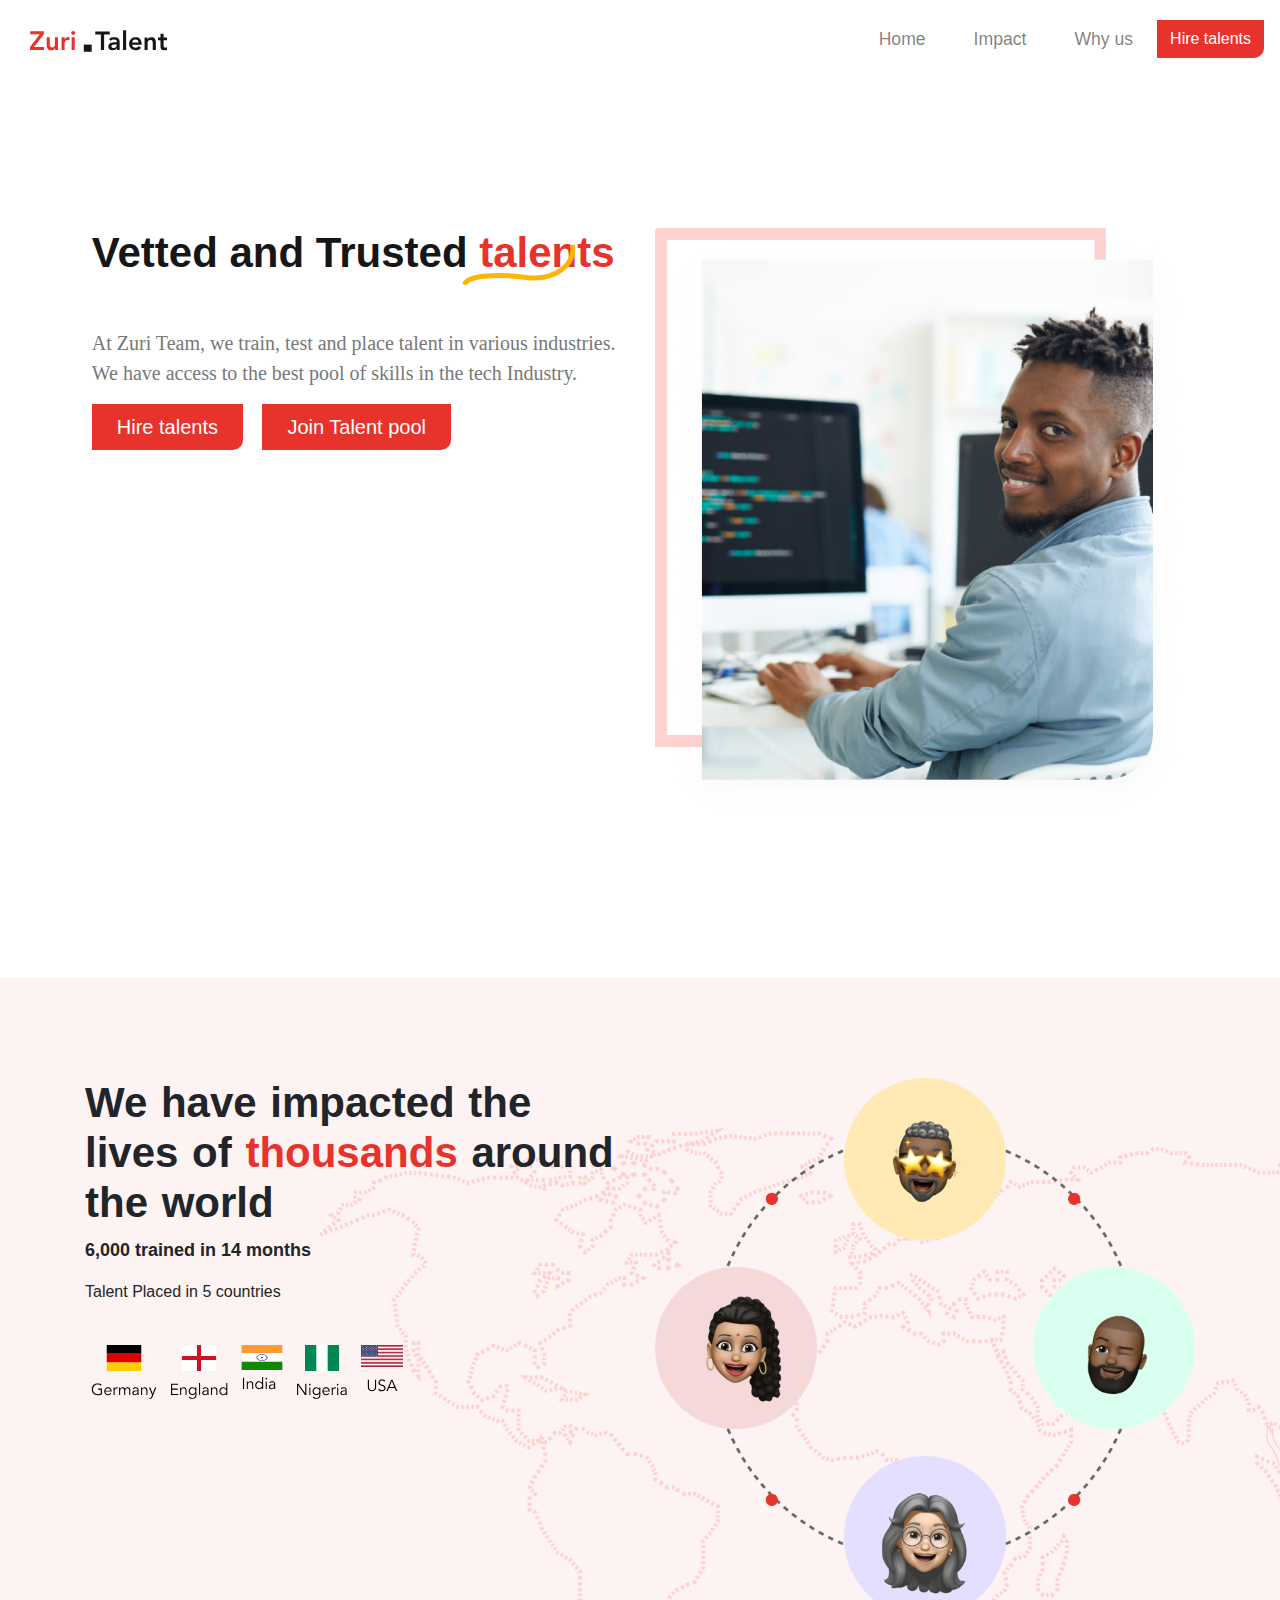
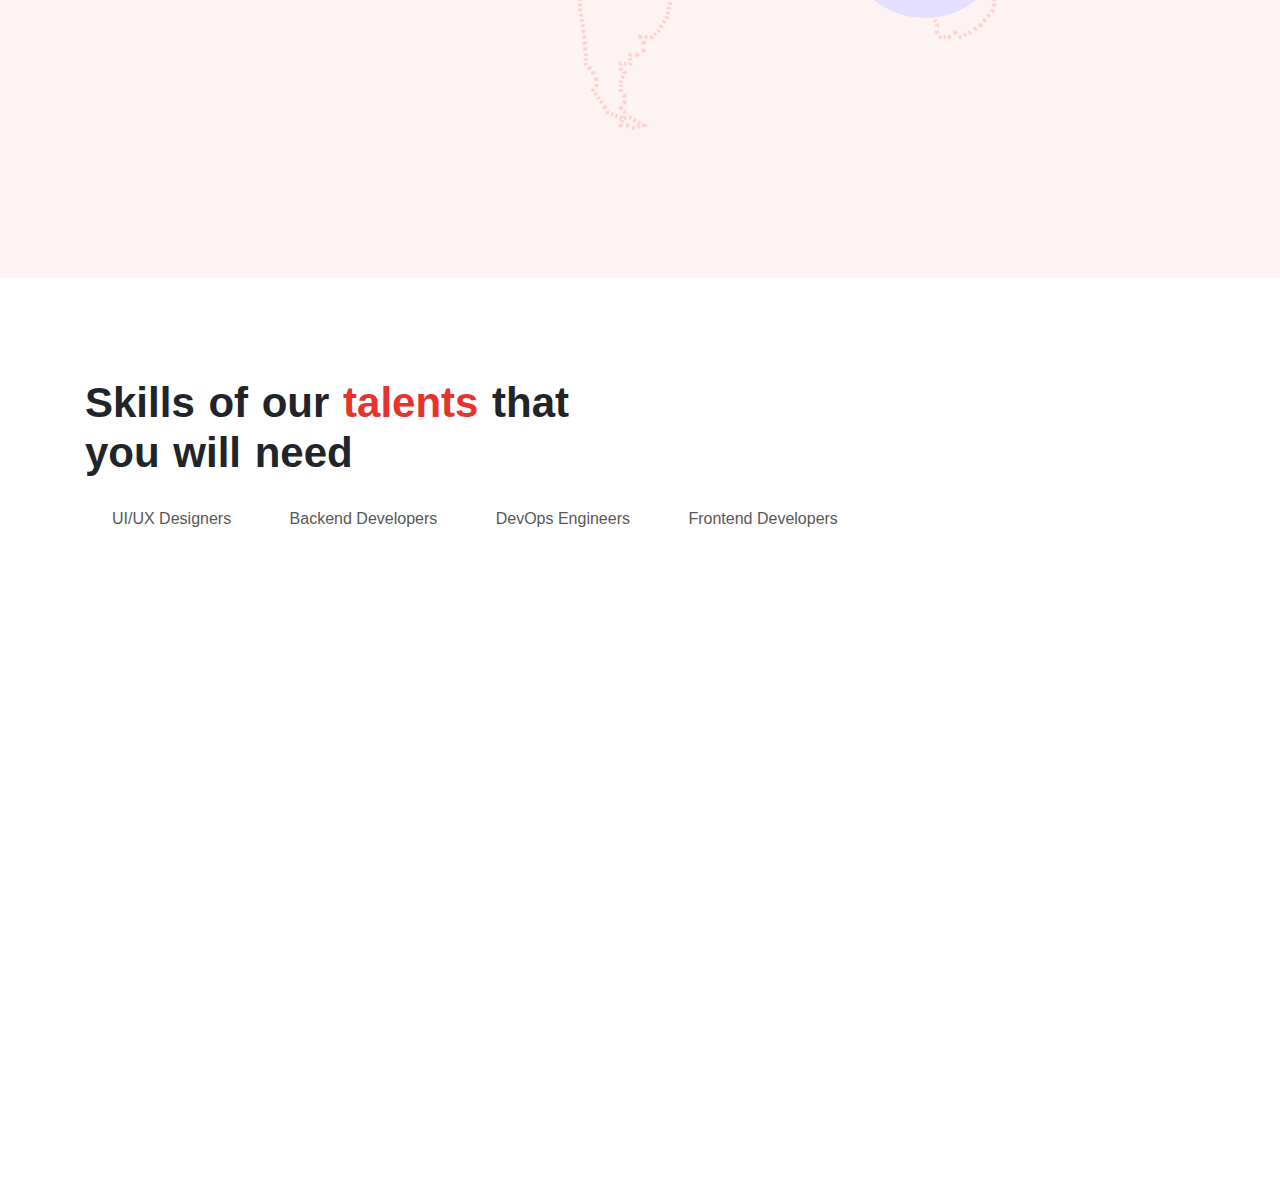
<file: experience.html>
<!Doctype html>
<html lang="en">
<head>
    <meta charset="UTF-8">
    <meta content="width=device-width, user-scalable=no, initial-scale=1.0, maximum-scale=1.0, minimum-scale=1.0" name="viewport">
    <meta content="ie=edge" http-equiv="X-UA-Compatible">
    <title>ZURI  Talent.</title>
    <link href="exp.css" rel="stylesheet">
    <!-- bootstrap CDN link -->
    <link href="https://stackpath.bootstrapcdn.com/bootstrap/4.5.0/css/bootstrap.min.css" rel="stylesheet">

    <!-- JavaScript Bundle with Popper -->
<script src="https://cdn.jsdelivr.net/npm/bootstrap@5.2.0/dist/js/bootstrap.bundle.min.js"></script>
<script src="js/smooth-scroll.js"></script>
<script>
	var scroll = new SmoothScroll('a[href*="#"]');
</script>
</head>
<section>
    <nav class="navbar navbar-expand-lg navbar-light" style="background-color: #ffffff;">
        <a class="navbar-brand" href="#"><img src="images/zuriImages/logo2.svg" alt=""></a>
        
        <div class="collapse navbar-collapse justify-content-end" id="navbarToggler9">
            <ul class="navbar-nav">
                <li class="nav-item">
                    <a class="nav-link" href="#">Home</a>
                </li>
                <li class="nav-item">
                    <a class="nav-link" href="#">Impact</a>
                </li>
                <li class="nav-item">
                    <a class="nav-link" href="#">Why us</a>
                </li>
            </ul>
        </div>
        <button type="button" class=" btn">Hire talents</button>
    </nav>
</section>
<section id="hero">
    <div class="container">
        <div class="row justify-content-center">
            <div class="col-md-6">
               <div class="text-box text-left justify-content-around">
                <h1>Vetted and Trusted <span class="styled-text">talents</span></h1>
                <div class="col-sm-4 ">
                    <img src="images/zuriImages/thick2.svg" alt="">
                  </div>
                <p>At Zuri Team, we train, test and place talent in various industries. We have access to the best pool of skills in the tech Industry.</p>
                
                <button type="button" class="btn">Hire talents</button>
                <button type="button" class="btn btn-secondary
            2">Join Talent pool</button>

               </div> 
            </div>
            <div class="col-md-6" >
            <img src="images/zuriImages/section1.png" class="img-fluid rounded float-end section-One-img">
            </div>
        </div>
    </div>
</section>
<section id="section-One">
    <div class="container">
        <div class="row justify-content-space-between">
            <div class="col-md-6 text-left">
            <h2 style="font-size: 42px; font-weight:700; word-spacing: 2px; float: left;">We have impacted the lives of <span class="styled-text">thousands</span> around the world</h2>
            <p style="font-size: 18px;"> <b>6,000 trained in 14 months</b> </p>
            <p style="font-size:medium">Talent Placed in 5 countries </p>
            <div class="flag-box">
                <div class="country"><img src="images/socialIcons/GER.svg"></div>
                <div class="country"><img src="images/socialIcons/ENG.svg"></div>
                <div class="country"><img src="images/socialIcons/ind.svg"></div>
                <div class="country"><img src="images/socialIcons/NIG.svg"></div>
                <div class="country"><img src="images/socialIcons/ussa.svg"></div>
            </div>
        </div>
        <div class="col-md-6">
            <img src="images/backgroundImages/section2.png" class="img-fluid rounded float-end section-One-img"> 
        </div>
        </div>
    </div>

</section>
<section id="section-two">
    <div class="container">
        <div class="row justify-content-space-between">
            <div class="col-md-6 text-left">
                <h2 style="font-size: 42px; font-weight:700; word-spacing: 2px;">Skills of our <span class="styled-text">talents </span> that you will need</h2> 
            </div>  
        </div>
<div class="row">
    <div class="col-md-12">
<button type="button" class="btn btn-secondary" id="skillsBtn">UI/UX Designers</button>
<button type="button" class="btn btn-secondary" id="skillsBtn">Backend Developers</button>
<button type="button" class="btn btn-secondary" id="skillsBtn">DevOps Engineers</button>
<button type="button" class="btn btn-secondary" id="skillsBtn">Frontend Developers</button>
        </div>
    </div>
    </div>
 
</section>
</file>
<file: exp.css>
@font-face {
    font-family: 'Averta', sans-serif;
    src: url(http://fonts.cdnfonts.com/css/averta-blackitalic);
}
.navbar{
    background-color: #ffffff;
    position: sticky;
}
.navbar .navbar-nav .nav-link:hover {
    color: #000000;
  }
  .navbar .navbar-nav .nav-link {
    color: #000000;
    font-size: 1.1em;
  }
  @media only screen and (min-width: 992px) {
    .navbar {
      padding: 0;
    }
    .navbar .navbar-brand {
      padding: 0 0.7em;
    }
    .navbar .navbar-nav .nav-link {
      padding: 1em 0;
    }
    .navbar .navbar-nav .nav-item {
      margin: 0 1em;
    }
  }
  .navbar .navbar-nav .nav-item {
    position: relative;
  }
  .navbar .navbar-nav .nav-item::after {
    position: absolute;
    bottom: 0;
    left: 0;
    right: 0;
    margin: auto;
    background-color: #e7332b;
    width: 0%;
    content: "";
    height: 4px;
  }
  .navbar .navbar-nav .nav-item:hover::after {
    width: 100%;
  }
nav .btn{
    background-color: #e7332b;
    color: #fff;
    border-radius: 0;
    border-bottom-right-radius: 10px;
  }
.row{
    margin: auto;
  }
#hero{
    background-color: #ffffff;
    min-height: 100vh;
    background-size: cover;
    background-position: center;
    color: #161617; 
    padding-top: 150px;
    padding-bottom: 0;
    margin: auto;
    padding-left: 6%;
    padding-right: 6%;
   
}
.text-box h1{
    font-weight: 700;
    font-size: 42px;
}
.text-box p{
    font-family: Graphik;
    padding: 15px 0px 0px;
    font-size: 20px;
    color: #787878;
}
.styled-text{
    color: #e7332b;
    font-size: 42px;
}
.col-sm-4{
    transform: translateY(-100%);
    float: right;
    margin-left: 100%;
}
.text-box button{
    margin: 0px 15px 0px 0px;
    font-size: 20px;
    color: #fff;
    padding: 8px 25px;
    background-color: #e7332b;
    border-radius: 0;
    border-bottom-right-radius: 10px;
    border: none;
}
.text-box  .btn-2{
    background-color: #585858;
}
.section-One-img {
    width: 100%;
    height: 356px;
}
#section-One{
    background-image: url(images/backgroundImages/bgsection2.png);
    background-position: center;
    background-size: cover;
    min-height: 100vh;
    padding-top: 100px;
    padding-bottom: 100px;
    display: flex;
}
.flag-box{
    display: inline-flex;
}
.flag-box img{
    margin: 6px;
    padding: 19px 0px 0px;
}
#section-two{
    background-color: #ffffff;
    background-position: center;
    background-size: cover;
    min-height: 100vh;
    padding-top: 100px;
    padding-bottom: 100px;
    display: flex;
}
#skillsBtn{
    margin: 15px;
    background-color: #ffffff !important;
    border: none;
    color: #585858;
    font-size: 16px;
    box-shadow:  10px 10px -10px 1px  rgba(225, 225, 225, 0.7);
}
#skillsBtn:hover{
    transform: translateY(-50%);
    transition-duration: 3s;
    box-shadow:  10px 10px 10px 1px  rgba(225, 225, 225, 0.7);
}
</file>
